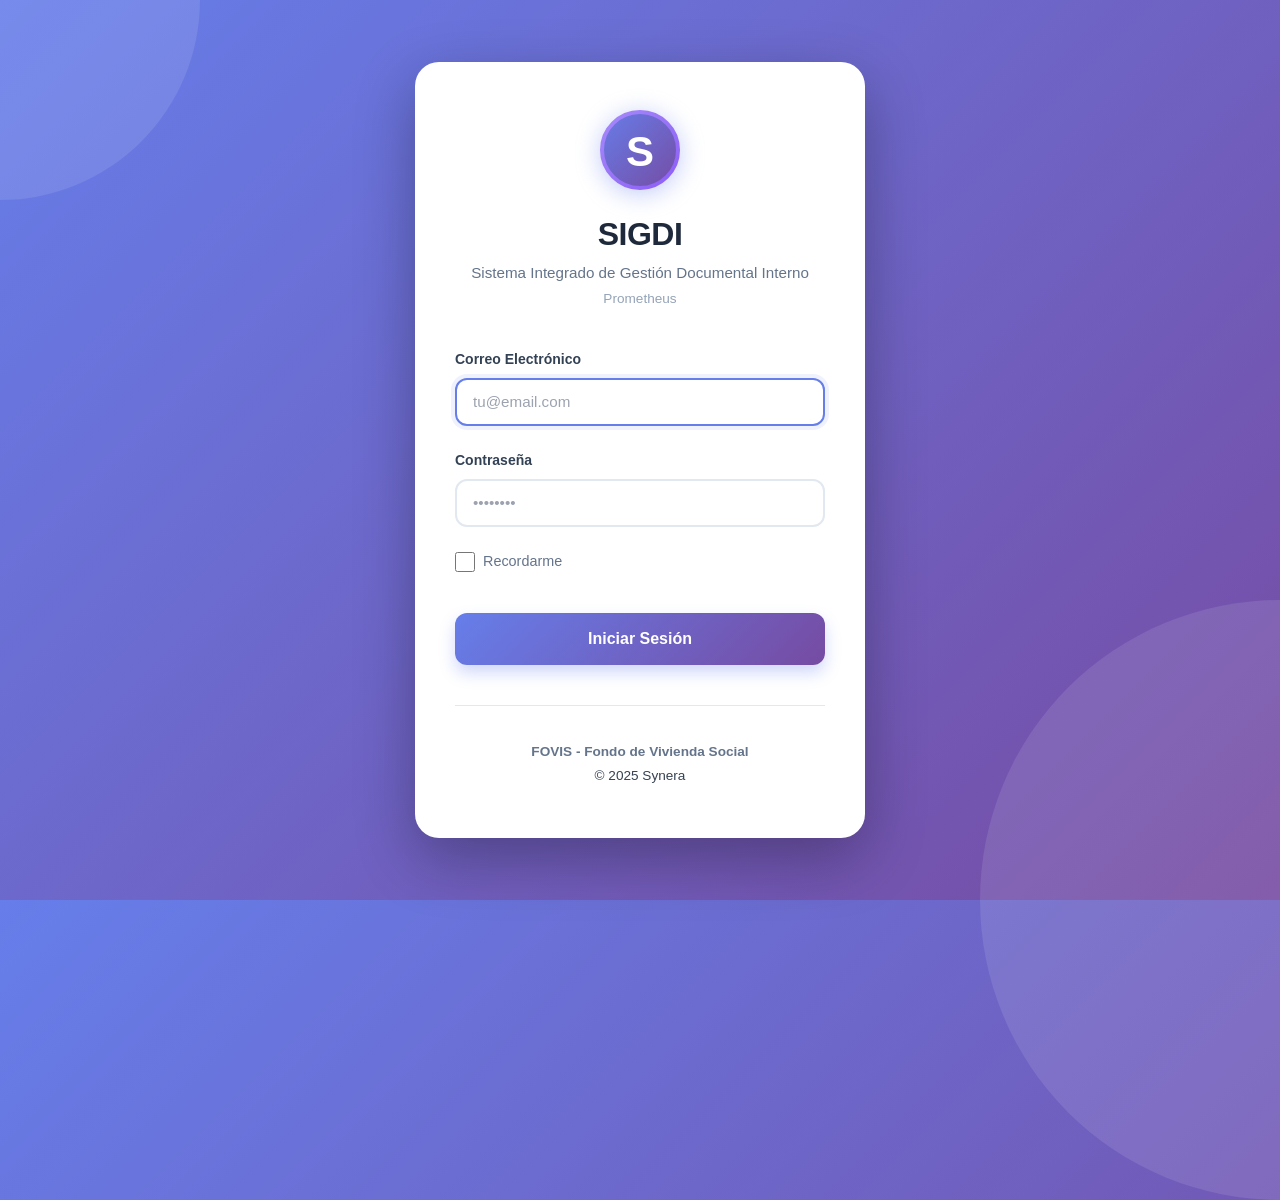
<file: frontend/index.html>
<!DOCTYPE html>
<html lang="es">
<head>
  <meta charset="UTF-8">
  <meta name="viewport" content="width=device-width, initial-scale=1.0">
  <title>SGDI - Sistema de Gestión Documental Institucional</title>
</head>
<body>
  <div id="app" style="min-height: 100vh; display: flex; align-items: center; justify-content: center;">
    <div style="text-align: center;">
      <div style="font-size: 3rem; margin-bottom: 1rem;">📄</div>
      <h1>SGDI</h1>
      <p>Sistema de Gestión Documental Institucional</p>
      <div style="margin-top: 2rem;">
        <div class="spinner" style="display: inline-block; width: 40px; height: 40px; border: 4px solid #f3f3f3; border-top: 4px solid #3498db; border-radius: 50%; animation: spin 1s linear infinite;"></div>
        <p style="margin-top: 1rem; color: #666;">Cargando...</p>
      </div>
    </div>
  </div>

  <style>
    @keyframes spin {
      0% { transform: rotate(0deg); }
      100% { transform: rotate(360deg); }
    }
  </style>

  <script>
    // SOLUCIÓN SIMPLIFICADA: Siempre ir al login
    // El dashboard verificará la autenticación después
    console.log('Redirecting to login page');
    window.location.href = 'login.html';

    /*
    // Código original (comentado por ahora):
    // Verificar si hay un token de acceso válido y no expirado
    function hasValidToken() {
      const token = localStorage.getItem('access_token');
      const expiry = localStorage.getItem('access_expiry_ts');
      const user = localStorage.getItem('current_user');

      if (!token || !expiry || !user) {
        return false;
      }

      // Verificar si no ha expirado (con margen de 60 segundos)
      const now = Date.now();
      const expiryTime = parseInt(expiry);

      return now < (expiryTime - 60000); // 60 segundos de margen
    }

    // Redirigir basado en estado de autenticación
    if (hasValidToken()) {
      console.log('Valid token found, redirecting to dashboard');
      window.location.href = 'dashboard.html';
    } else {
      console.log('No valid token found, redirecting to login');
      // Limpiar cualquier token inválido
      localStorage.removeItem('access_token');
      localStorage.removeItem('refresh_token');
      localStorage.removeItem('access_expiry_ts');
      localStorage.removeItem('current_user');
      window.location.href = 'login.html';
    }
    */
  </script>
</body>
</html>
</file>
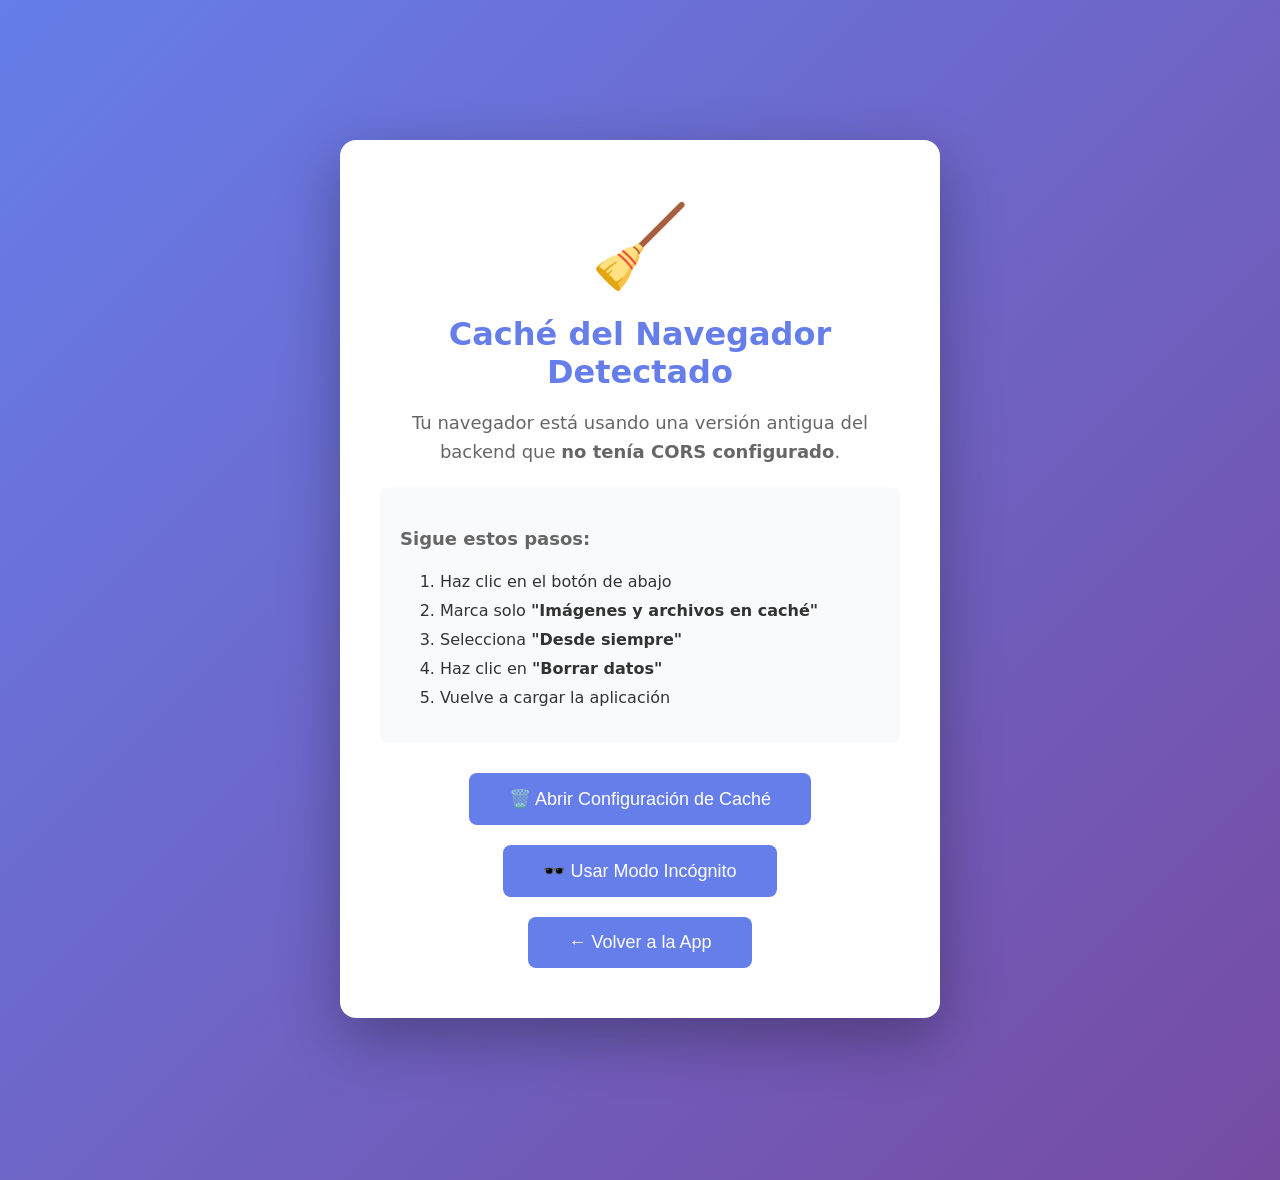
<file: frontend/clear-cache.html>
<!DOCTYPE html>
<html lang="es">
<head>
  <meta charset="UTF-8">
  <meta name="viewport" content="width=device-width, initial-scale=1.0">
  <title>Limpiar Caché - SGDI</title>
  <style>
    body {
      font-family: system-ui, -apple-system, sans-serif;
      max-width: 600px;
      margin: 100px auto;
      padding: 40px;
      text-align: center;
      background: linear-gradient(135deg, #667eea 0%, #764ba2 100%);
      min-height: 100vh;
      color: white;
    }
    .card {
      background: white;
      padding: 40px;
      border-radius: 16px;
      box-shadow: 0 20px 60px rgba(0,0,0,0.3);
      color: #333;
    }
    h1 {
      margin-bottom: 10px;
      color: #667eea;
    }
    p {
      font-size: 18px;
      line-height: 1.6;
      color: #666;
    }
    .big-emoji {
      font-size: 80px;
      margin: 20px 0;
    }
    button {
      background: #667eea;
      color: white;
      border: none;
      padding: 15px 40px;
      font-size: 18px;
      border-radius: 8px;
      cursor: pointer;
      margin: 10px;
      transition: all 0.3s;
    }
    button:hover {
      background: #5568d3;
      transform: translateY(-2px);
      box-shadow: 0 5px 15px rgba(102, 126, 234, 0.4);
    }
    .success {
      color: #059669;
      font-weight: bold;
      margin-top: 20px;
      display: none;
    }
    .steps {
      text-align: left;
      background: #f9fafb;
      padding: 20px;
      border-radius: 8px;
      margin: 20px 0;
    }
    .steps li {
      margin: 10px 0;
      color: #333;
    }
  </style>
</head>
<body>
  <div class="card">
    <div class="big-emoji">🧹</div>
    <h1>Caché del Navegador Detectado</h1>
    <p>Tu navegador está usando una versión antigua del backend que <strong>no tenía CORS configurado</strong>.</p>
    
    <div class="steps">
      <p><strong>Sigue estos pasos:</strong></p>
      <ol>
        <li>Haz clic en el botón de abajo</li>
        <li>Marca solo <strong>"Imágenes y archivos en caché"</strong></li>
        <li>Selecciona <strong>"Desde siempre"</strong></li>
        <li>Haz clic en <strong>"Borrar datos"</strong></li>
        <li>Vuelve a cargar la aplicación</li>
      </ol>
    </div>

    <button onclick="clearCache()">🗑️ Abrir Configuración de Caché</button>
    <button onclick="goIncognito()">🕶️ Usar Modo Incógnito</button>
    <button onclick="goBack()">← Volver a la App</button>

    <div class="success" id="success">
      ✅ ¡Configuración abierta! Limpia el caché y luego haz clic en "Volver a la App"
    </div>
  </div>

  <script>
    function clearCache() {
      // Intentar abrir la configuración según el navegador
      const isChrome = /Chrome/.test(navigator.userAgent) && /Google Inc/.test(navigator.vendor);
      const isFirefox = /Firefox/.test(navigator.userAgent);
      const isEdge = /Edg/.test(navigator.userAgent);

      if (isChrome || isEdge) {
        window.open('chrome://settings/clearBrowserData', '_blank');
        document.getElementById('success').style.display = 'block';
      } else if (isFirefox) {
        window.open('about:preferences#privacy', '_blank');
        document.getElementById('success').style.display = 'block';
      } else {
        alert('Presiona Ctrl+Shift+Delete para abrir la configuración de caché de tu navegador.');
      }
    }

    function goIncognito() {
      alert('Presiona Ctrl+Shift+N (Chrome/Edge) o Ctrl+Shift+P (Firefox) para abrir una ventana incógnita.\n\nLuego ve a: http://localhost:3000');
    }

    function goBack() {
      // Forzar recarga sin caché
      window.location.href = 'http://localhost:3000/#/archivos?nocache=' + Date.now();
    }

    // Auto-check si CORS funciona
    setTimeout(() => {
      fetch('http://localhost:8000/health')
        .then(response => {
          const corsHeader = response.headers.get('access-control-allow-origin');
          if (corsHeader) {
            const msg = document.createElement('div');
            msg.style.cssText = 'background: #d1fae5; padding: 15px; border-radius: 8px; margin-top: 20px; color: #065f46;';
            msg.innerHTML = `<strong>✅ Buenas noticias:</strong> El backend YA está devolviendo CORS correctamente. Solo necesitas limpiar el caché de tu navegador.`;
            document.querySelector('.card').appendChild(msg);
          }
        })
        .catch(err => console.error('CORS check failed:', err));
    }, 1000);
  </script>
</body>
</html>
</file>
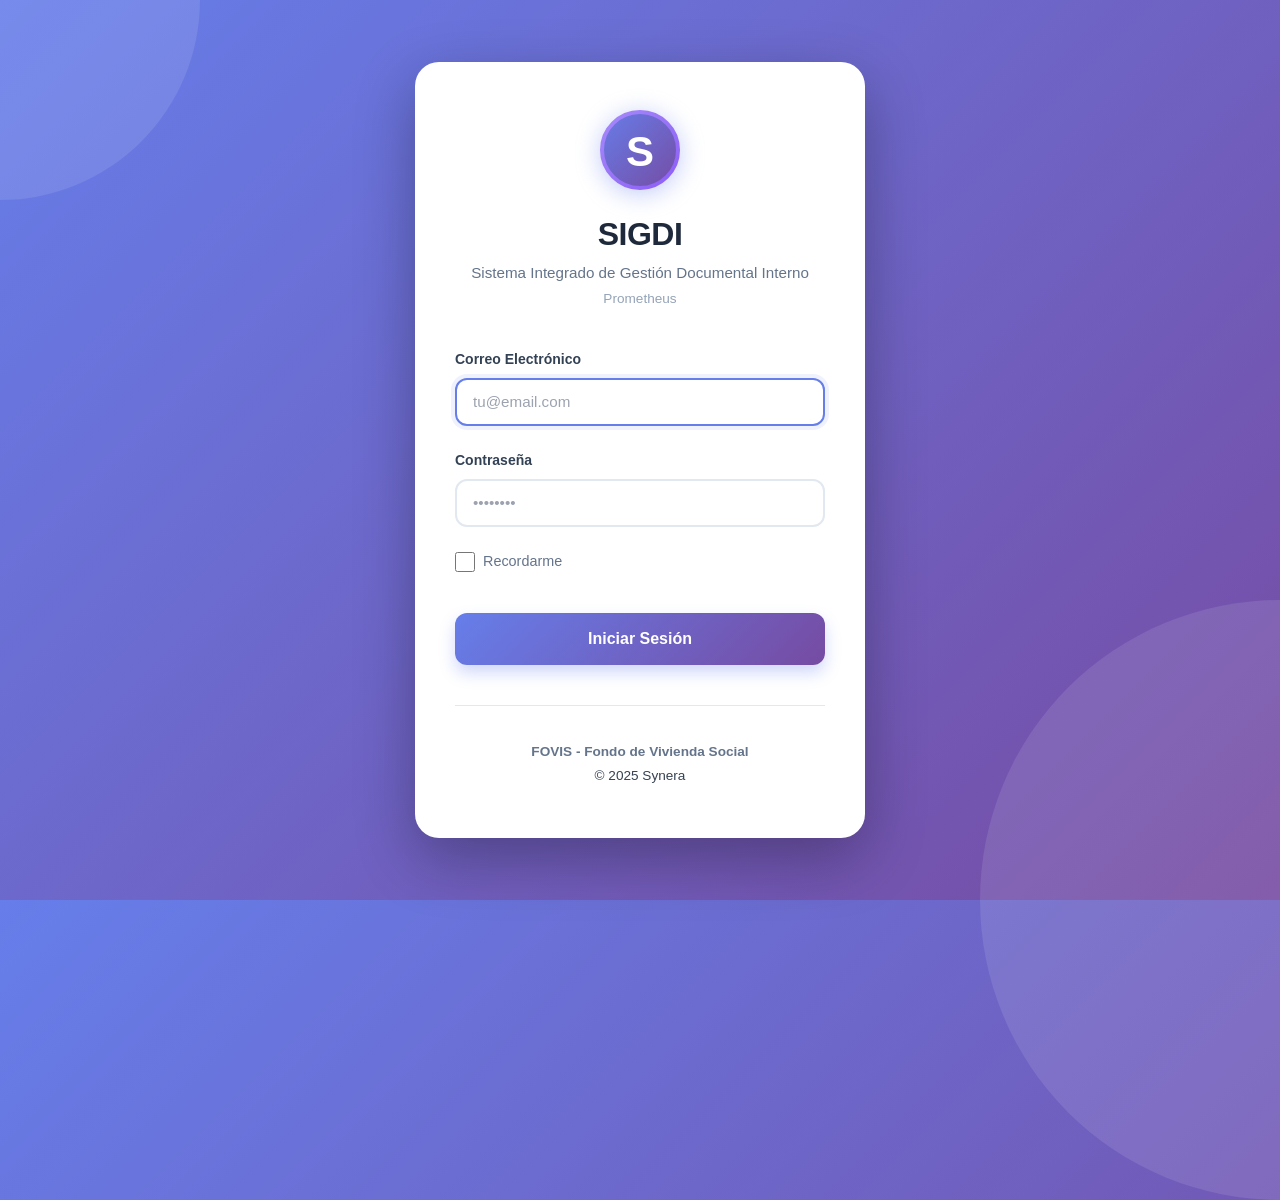
<file: frontend/login.html>
<!DOCTYPE html>
<html lang="es">
<head>
  <meta charset="UTF-8">
  <meta name="viewport" content="width=device-width, initial-scale=1.0">
  <meta name="description" content="SIGDI - Sistema Integrado de Gestión Documental Interno - Prometheus">
  <title>SIGDI - Iniciar Sesión | Prometheus</title>
  
  <!-- CSS -->
  <link rel="stylesheet" href="css/base.css">
  <link rel="stylesheet" href="css/layout.css">
  <link rel="stylesheet" href="css/components.css">
  <link rel="stylesheet" href="css/responsive.css">
  
  <style>
    /* Login Page Styles */
    .login-page {
      min-height: 100vh;
      display: flex;
      align-items: center;
      justify-content: center;
      background: linear-gradient(135deg, #667eea 0%, #764ba2 100%);
      padding: 1rem;
      position: relative;
      overflow: hidden;
    }

    /* Animated background circles */
    .login-page::before,
    .login-page::after {
      content: '';
      position: absolute;
      border-radius: 50%;
      background: rgba(255, 255, 255, 0.1);
      animation: float 20s infinite;
    }

    .login-page::before {
      width: 400px;
      height: 400px;
      top: -200px;
      left: -200px;
    }

    .login-page::after {
      width: 600px;
      height: 600px;
      bottom: -300px;
      right: -300px;
      animation-delay: -10s;
    }

    @keyframes float {
      0%, 100% { transform: translateY(0px) rotate(0deg); }
      50% { transform: translateY(-20px) rotate(10deg); }
    }

    .login-container {
      width: 100%;
      max-width: 450px;
      position: relative;
      z-index: 1;
    }

    .login-card {
      background: white;
      border-radius: 24px;
      box-shadow: 0 20px 60px rgba(0, 0, 0, 0.3);
      padding: 3rem 2.5rem;
      backdrop-filter: blur(10px);
      animation: slideUp 0.5s ease-out;
    }

    @keyframes slideUp {
      from {
        opacity: 0;
        transform: translateY(30px);
      }
      to {
        opacity: 1;
        transform: translateY(0);
      }
    }

    .login-header {
      text-align: center;
      margin-bottom: 2.5rem;
    }

    .login-logo {
      margin: 0 auto 1.5rem;
      width: 80px;
      height: 80px;
      display: flex;
      align-items: center;
      justify-content: center;
    }

    .login-logo svg {
      filter: drop-shadow(0 4px 12px rgba(102, 126, 234, 0.4));
    }

    .login-title {
      font-size: 2rem;
      font-weight: 700;
      color: #1e293b;
      margin: 0 0 0.5rem 0;
      letter-spacing: -0.5px;
    }

    .login-subtitle {
      font-size: 0.95rem;
      color: #64748b;
      margin: 0;
      line-height: 1.5;
    }

    .login-subtitle + .login-subtitle {
      font-size: 0.85rem;
      color: #94a3b8;
      margin-top: 0.25rem;
      font-weight: 500;
    }

    .login-form {
      margin-top: 2rem;
    }

    .login-form .form-group {
      margin-bottom: 1.5rem;
    }

    .login-form .form-label {
      font-weight: 600;
      color: #334155;
      margin-bottom: 0.5rem;
      font-size: 0.875rem;
    }

    .login-form .form-input {
      height: 48px;
      border: 2px solid #e2e8f0;
      border-radius: 12px;
      padding: 0 1rem;
      font-size: 0.95rem;
      transition: all 0.2s ease;
    }

    .login-form .form-input:focus {
      border-color: #667eea;
      box-shadow: 0 0 0 4px rgba(102, 126, 234, 0.1);
    }

    .login-form .btn-primary {
      height: 52px;
      border-radius: 12px;
      font-size: 1rem;
      font-weight: 600;
      background: linear-gradient(135deg, #667eea 0%, #764ba2 100%);
      border: none;
      box-shadow: 0 8px 16px rgba(102, 126, 234, 0.3);
      transition: all 0.3s ease;
      margin-top: 1rem;
    }

    .login-form .btn-primary:hover:not(:disabled) {
      transform: translateY(-2px);
      box-shadow: 0 12px 24px rgba(102, 126, 234, 0.4);
    }

    .login-form .btn-primary:active {
      transform: translateY(0);
    }

    .login-form .checkbox-label {
      color: #64748b;
      font-size: 0.9rem;
    }

    .login-footer {
      margin-top: 2.5rem;
      padding-top: 2rem;
      border-top: 1px solid #e2e8f0;
      text-align: center;
      font-size: 0.85rem;
      color: #94a3b8;
    }

    .login-footer p {
      margin: 0.25rem 0;
    }

    .login-footer p:first-child {
      font-weight: 600;
      color: #64748b;
    }

    /* Alert styling */
    .alert {
      padding: 1rem;
      border-radius: 12px;
      margin-bottom: 1.5rem;
      display: flex;
      align-items: center;
      gap: 0.75rem;
      font-size: 0.9rem;
      animation: shake 0.5s ease;
    }

    @keyframes shake {
      0%, 100% { transform: translateX(0); }
      25% { transform: translateX(-8px); }
      75% { transform: translateX(8px); }
    }

    .alert-error {
      background: #fef2f2;
      border: 1px solid #fecaca;
      color: #991b1b;
    }

    .alert-warning {
      background: #fef3c7;
      border: 1px solid #fde68a;
      color: #92400e;
    }

    /* Responsive */
    @media (max-width: 480px) {
      .login-card {
        padding: 2rem 1.5rem;
        border-radius: 20px;
      }

      .login-title {
        font-size: 1.75rem;
      }

      .login-subtitle {
        font-size: 0.875rem;
      }
    }
  </style>
</head>
<body class="login-page">
  <div class="login-container">
    <div class="login-card">
      <!-- Header -->
      <div class="login-header">
        <div class="login-logo">
          <svg width="80" height="80" viewBox="0 0 80 80" fill="none" xmlns="http://www.w3.org/2000/svg">
            <circle cx="40" cy="40" r="38" fill="url(#gradient)" stroke="url(#gradientBorder)" stroke-width="4"/>
            <text x="40" y="56" text-anchor="middle" fill="white" font-size="42" font-weight="700" font-family="Arial">S</text>
            <defs>
              <linearGradient id="gradient" x1="0" y1="0" x2="80" y2="80" gradientUnits="userSpaceOnUse">
                <stop stop-color="#667eea"/>
                <stop offset="1" stop-color="#764ba2"/>
              </linearGradient>
              <linearGradient id="gradientBorder" x1="0" y1="0" x2="80" y2="80" gradientUnits="userSpaceOnUse">
                <stop stop-color="#a78bfa"/>
                <stop offset="1" stop-color="#8b5cf6"/>
              </linearGradient>
            </defs>
          </svg>
        </div>
        <h1 class="login-title">SIGDI</h1>
        <p class="login-subtitle">Sistema Integrado de Gestión Documental Interno</p>
        <p class="login-subtitle">Prometheus</p>
      </div>

      <!-- Alert -->
      <div id="loginAlert" class="alert alert-error hidden">
        <span id="loginAlertMessage"></span>
      </div>

      <!-- Form -->
      <form id="loginForm" class="login-form">
        <div class="form-group">
          <label for="email" class="form-label">Correo Electrónico</label>
          <input
            type="email"
            id="email"
            name="email"
            class="form-input"
            placeholder="tu@email.com"
            required
            autocomplete="email"
            autofocus
          >
          <div id="emailError" class="form-error hidden"></div>
        </div>

        <div class="form-group">
          <label for="password" class="form-label">Contraseña</label>
          <input
            type="password"
            id="password"
            name="password"
            class="form-input"
            placeholder="••••••••"
            required
            autocomplete="current-password"
          >
          <div id="passwordError" class="form-error hidden"></div>
        </div>

        <div class="form-group">
          <label class="checkbox-label">
            <input type="checkbox" id="rememberMe" name="rememberMe">
            <span>Recordarme</span>
          </label>
        </div>

        <button type="submit" class="btn btn-primary btn-block" id="loginButton">
          <span id="loginButtonText">Iniciar Sesión</span>
          <span id="loginButtonSpinner" class="spinner hidden"></span>
        </button>
      </form>

      <!-- Footer -->
      <div class="login-footer">
        <p>FOVIS - Fondo de Vivienda Social</p>
        <p>&copy; 2025 Synera</p>
      </div>
    </div>
  </div>

  <!-- Scripts -->
  <script type="module">
    import { auth } from './js/auth.js';
    import { validators } from './js/lib/validators.js';
    import { ui } from './js/ui.js';

    // NO verificar autenticación aquí - puede causar loops
    // El login.html SIEMPRE debe mostrar el formulario
    console.log('Login page loaded, ready for user input');

    const loginForm = document.getElementById('loginForm');
    const loginButton = document.getElementById('loginButton');
    const loginButtonText = document.getElementById('loginButtonText');
    const loginButtonSpinner = document.getElementById('loginButtonSpinner');
    const loginAlert = document.getElementById('loginAlert');
    const loginAlertMessage = document.getElementById('loginAlertMessage');
    
    const emailInput = document.getElementById('email');
    const passwordInput = document.getElementById('password');
    const emailError = document.getElementById('emailError');
    const passwordError = document.getElementById('passwordError');

    // Limpiar errores al escribir
    emailInput.addEventListener('input', () => {
      emailError.classList.add('hidden');
      loginAlert.classList.add('hidden');
    });

    passwordInput.addEventListener('input', () => {
      passwordError.classList.add('hidden');
      loginAlert.classList.add('hidden');
    });

    // Manejar submit
    loginForm.addEventListener('submit', async (e) => {
      e.preventDefault();

      // Limpiar errores
      emailError.classList.add('hidden');
      passwordError.classList.add('hidden');
      loginAlert.classList.add('hidden');

      const email = emailInput.value.trim();
      const password = passwordInput.value;

      // Validar
      let hasErrors = false;

      const emailValidation = validators.required(email, 'El email') || validators.email(email);
      if (emailValidation) {
        emailError.textContent = emailValidation;
        emailError.classList.remove('hidden');
        hasErrors = true;
      }

      const passwordValidation = validators.required(password, 'La contraseña');
      if (passwordValidation) {
        passwordError.textContent = passwordValidation;
        passwordError.classList.remove('hidden');
        hasErrors = true;
      }

      if (hasErrors) return;

      // Mostrar loading
      loginButton.disabled = true;
      loginButtonText.textContent = 'Iniciando sesión...';
      loginButtonSpinner.classList.remove('hidden');

      // Verificar bloqueo por intentos fallidos
      const lockoutRemaining = auth.isLockedOut();
      if (lockoutRemaining) {
        loginAlertMessage.textContent = `⏱️ Demasiados intentos fallidos. Intenta de nuevo en ${lockoutRemaining} segundos.`;
        loginAlert.classList.remove('hidden');
        loginButton.disabled = false;
        loginButtonText.textContent = 'Iniciar Sesión';
        loginButtonSpinner.classList.add('hidden');
        return;
      }

      try {
        // Intentar login
        await auth.login(email, password);

        // Limpiar contraseña de memoria (seguridad)
        passwordInput.value = '';

        // Éxito
        ui.showToast('¡Bienvenido a SIGDI!', 'success');

        // Redirigir a dashboard (página completa)
        setTimeout(() => {
          window.location.href = 'dashboard.html';
        }, 500);

      } catch (error) {
        // Limpiar contraseña en error (seguridad)
        passwordInput.value = '';

        // Error
        let errorMessage = 'Error al iniciar sesión. Verifica tus credenciales.';
        
        if (error.isLockout) {
          errorMessage = error.message;
          loginAlert.className = 'alert alert-warning';
        } else if (error.status === 401) {
          errorMessage = error.message || 'Email o contraseña incorrectos';
          loginAlert.className = 'alert alert-error';
        } else if (error.status === 403) {
          errorMessage = 'Tu cuenta está desactivada. Contacta al administrador.';
          loginAlert.className = 'alert alert-error';
        } else if (error.status === 429) {
          errorMessage = error.message || 'Demasiadas peticiones. Intenta más tarde.';
          loginAlert.className = 'alert alert-warning';
        } else if (error.message) {
          errorMessage = error.message;
          loginAlert.className = 'alert alert-error';
        }

        loginAlertMessage.textContent = errorMessage;
        loginAlert.classList.remove('hidden');

        // Restaurar botón
        loginButton.disabled = false;
        loginButtonText.textContent = 'Iniciar Sesión';
        loginButtonSpinner.classList.add('hidden');
      }
    });

    // NO HACER VERIFICACIÓN AUTOMÁTICA
    // El login.html SIEMPRE debe mostrar el formulario
    // Solo redirigir después de un login exitoso
    console.log('Login page loaded, form ready for user input');
  </script>
</body>
</html>
</file>
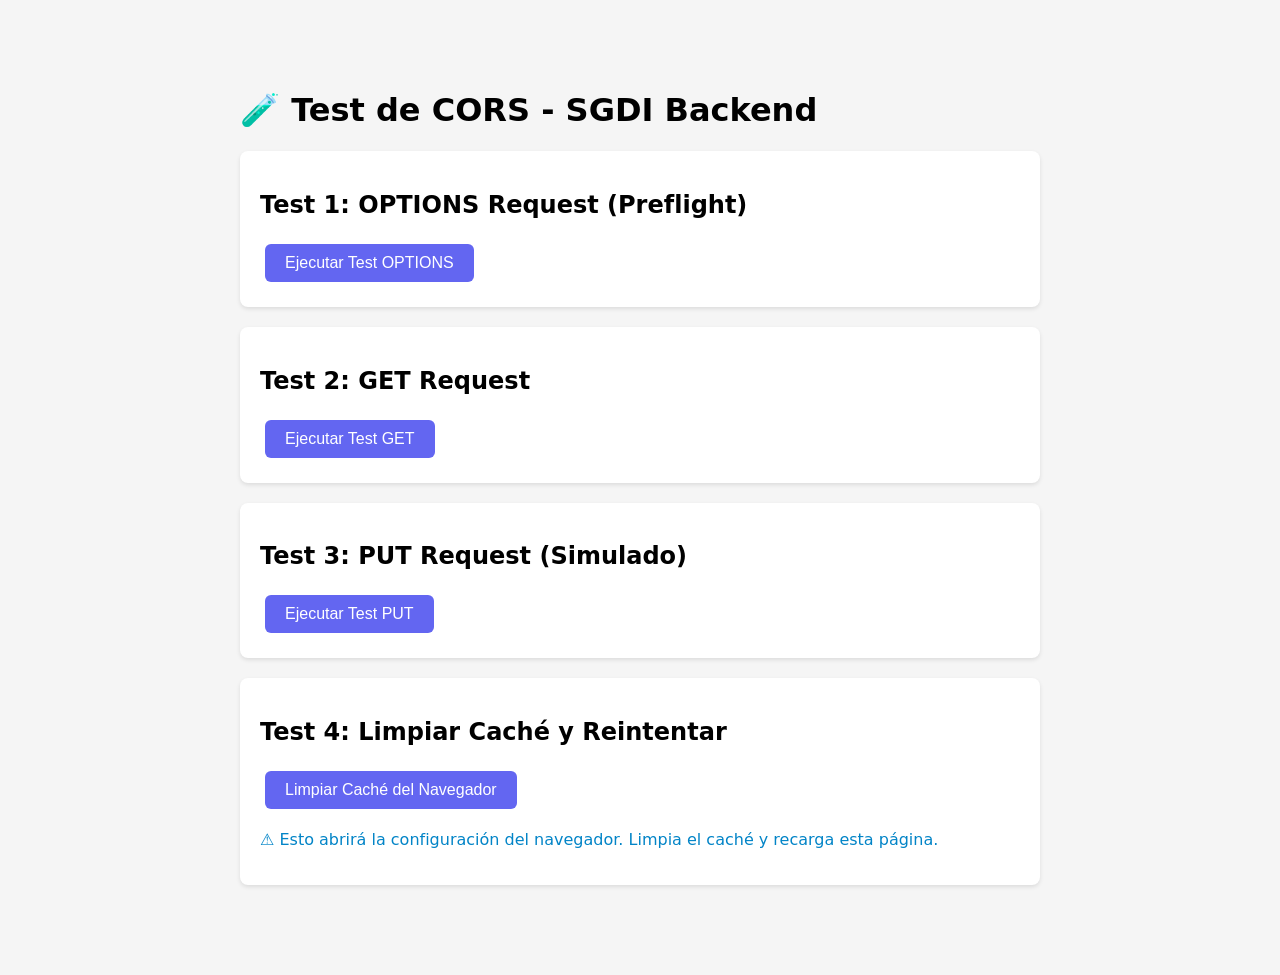
<file: frontend/test-cors.html>
<!DOCTYPE html>
<html lang="es">
<head>
  <meta charset="UTF-8">
  <meta name="viewport" content="width=device-width, initial-scale=1.0">
  <title>Test CORS - SGDI</title>
  <style>
    body {
      font-family: system-ui, -apple-system, sans-serif;
      max-width: 800px;
      margin: 50px auto;
      padding: 20px;
      background: #f5f5f5;
    }
    .test-box {
      background: white;
      padding: 20px;
      border-radius: 8px;
      margin: 20px 0;
      box-shadow: 0 2px 4px rgba(0,0,0,0.1);
    }
    .success { color: #059669; }
    .error { color: #dc2626; }
    .info { color: #0284c7; }
    button {
      background: #6366f1;
      color: white;
      padding: 10px 20px;
      border: none;
      border-radius: 6px;
      cursor: pointer;
      font-size: 16px;
      margin: 5px;
    }
    button:hover { background: #4f46e5; }
    pre {
      background: #1e293b;
      color: #e2e8f0;
      padding: 15px;
      border-radius: 6px;
      overflow-x: auto;
    }
  </style>
</head>
<body>
  <h1>🧪 Test de CORS - SGDI Backend</h1>
  
  <div class="test-box">
    <h2>Test 1: OPTIONS Request (Preflight)</h2>
    <button onclick="testOptions()">Ejecutar Test OPTIONS</button>
    <div id="result-options"></div>
  </div>

  <div class="test-box">
    <h2>Test 2: GET Request</h2>
    <button onclick="testGet()">Ejecutar Test GET</button>
    <div id="result-get"></div>
  </div>

  <div class="test-box">
    <h2>Test 3: PUT Request (Simulado)</h2>
    <button onclick="testPut()">Ejecutar Test PUT</button>
    <div id="result-put"></div>
  </div>

  <div class="test-box">
    <h2>Test 4: Limpiar Caché y Reintentar</h2>
    <button onclick="clearAndRetry()">Limpiar Caché del Navegador</button>
    <p class="info">⚠️ Esto abrirá la configuración del navegador. Limpia el caché y recarga esta página.</p>
  </div>

  <script>
    const API_URL = 'http://localhost:8000';
    
    async function testOptions() {
      const resultDiv = document.getElementById('result-options');
      resultDiv.innerHTML = '<p class="info">⏳ Ejecutando...</p>';
      
      try {
        const response = await fetch(`${API_URL}/files/test-id`, {
          method: 'OPTIONS',
          headers: {
            'Origin': 'http://localhost:3000',
            'Access-Control-Request-Method': 'PUT',
            'Access-Control-Request-Headers': 'authorization'
          }
        });
        
        const headers = {};
        response.headers.forEach((value, key) => {
          if (key.includes('access-control')) {
            headers[key] = value;
          }
        });
        
        resultDiv.innerHTML = `
          <p class="success">✅ OPTIONS exitoso - Status: ${response.status}</p>
          <pre>${JSON.stringify(headers, null, 2)}</pre>
        `;
      } catch (error) {
        resultDiv.innerHTML = `
          <p class="error">❌ Error: ${error.message}</p>
          <p>El navegador bloqueó la petición. <strong>Limpia el caché!</strong></p>
        `;
      }
    }
    
    async function testGet() {
      const resultDiv = document.getElementById('result-get');
      resultDiv.innerHTML = '<p class="info">⏳ Ejecutando...</p>';
      
      try {
        const response = await fetch(`${API_URL}/health`);
        const data = await response.json();
        
        const corsHeader = response.headers.get('access-control-allow-origin');
        
        resultDiv.innerHTML = `
          <p class="success">✅ GET exitoso - Status: ${response.status}</p>
          <p><strong>CORS Header:</strong> ${corsHeader || 'NO PRESENTE ❌'}</p>
          <pre>${JSON.stringify(data, null, 2)}</pre>
        `;
      } catch (error) {
        resultDiv.innerHTML = `
          <p class="error">❌ Error: ${error.message}</p>
        `;
      }
    }
    
    async function testPut() {
      const resultDiv = document.getElementById('result-put');
      resultDiv.innerHTML = '<p class="info">⏳ Ejecutando...</p>';
      
      const formData = new FormData();
      formData.append('file', new Blob(['test'], { type: 'text/plain' }), 'test.txt');
      
      try {
        const response = await fetch(`${API_URL}/files/test-fake-id-12345`, {
          method: 'PUT',
          headers: {
            'Authorization': 'Bearer fake-token-for-testing'
          },
          body: formData
        });
        
        const corsHeader = response.headers.get('access-control-allow-origin');
        const text = await response.text();
        
        resultDiv.innerHTML = `
          <p class="${response.ok ? 'success' : 'info'}">
            ${response.ok ? '✅' : 'ℹ️'} PUT ejecutado - Status: ${response.status}
          </p>
          <p><strong>CORS Header:</strong> ${corsHeader || 'NO PRESENTE ❌'}</p>
          <p class="info">Nota: Es normal que devuelva 401/403/404 (archivo no existe). Lo importante es que NO sea error de CORS.</p>
          <pre>${text}</pre>
        `;
      } catch (error) {
        resultDiv.innerHTML = `
          <p class="error">❌ Error de CORS: ${error.message}</p>
          <p class="error"><strong>🔴 EL NAVEGADOR ESTÁ BLOQUEANDO POR CACHÉ!</strong></p>
          <p>Solución:</p>
          <ol>
            <li>Presiona Ctrl+Shift+R para hard refresh</li>
            <li>O usa el botón de abajo para limpiar caché</li>
            <li>O abre en ventana incógnita (Ctrl+Shift+N)</li>
          </ol>
        `;
      }
    }
    
    function clearAndRetry() {
      // Intentar abrir la configuración del navegador
      if (window.chrome) {
        window.open('chrome://settings/clearBrowserData', '_blank');
      } else if (window.navigator.userAgent.includes('Firefox')) {
        window.open('about:preferences#privacy', '_blank');
      } else {
        alert('Presiona Ctrl+Shift+Delete para abrir la configuración de limpieza de caché de tu navegador.');
      }
    }
    
    // Auto-ejecutar tests al cargar
    window.addEventListener('load', () => {
      console.log('🧪 Página de test CORS cargada');
      console.log('Haz clic en los botones para ejecutar tests individuales');
    });
  </script>
</body>
</html>
</file>
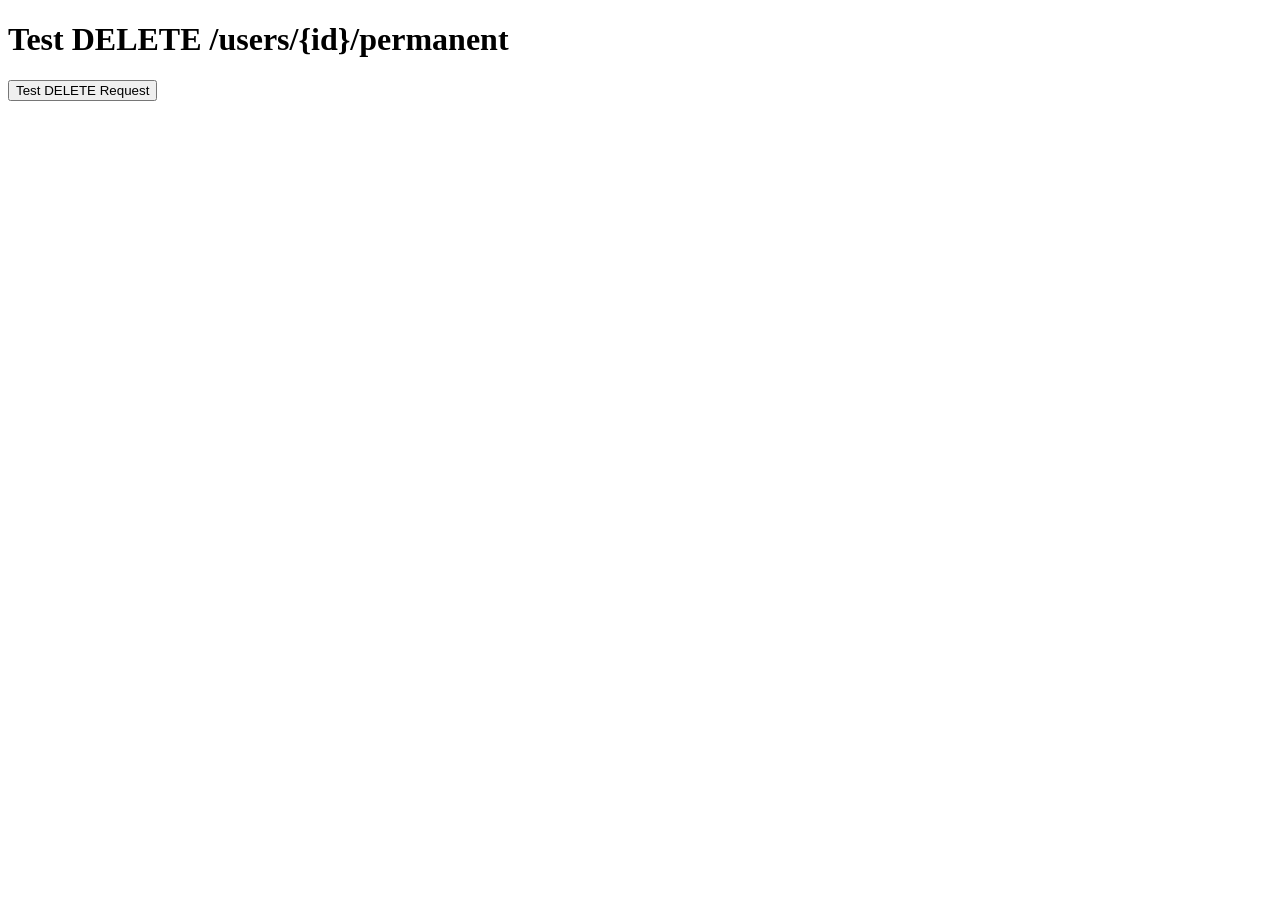
<file: frontend/test-delete.html>
<!DOCTYPE html>
<html lang="es">
<head>
    <meta charset="UTF-8">
    <meta name="viewport" content="width=device-width, initial-scale=1.0">
    <title>Test DELETE Permanent</title>
</head>
<body>
    <h1>Test DELETE /users/{id}/permanent</h1>
    <button id="testBtn">Test DELETE Request</button>
    <pre id="result"></pre>

    <script>
        const resultEl = document.getElementById('result');
        const testBtn = document.getElementById('testBtn');

        testBtn.addEventListener('click', async () => {
            resultEl.textContent = 'Testing...\n\n';
            
            const token = localStorage.getItem('token');
            if (!token) {
                resultEl.textContent = 'ERROR: No token found. Please login first.';
                return;
            }

            const userId = 'e328705a-daa5-4bc6-b3f8-f2a602c83d94';
            const url = `http://localhost:8000/users/${userId}/permanent`;

            try {
                // Test 1: OPTIONS (preflight)
                resultEl.textContent += '1. Testing OPTIONS (preflight)...\n';
                const optionsResponse = await fetch(url, {
                    method: 'OPTIONS',
                    headers: {
                        'Origin': 'http://localhost:3000',
                        'Access-Control-Request-Method': 'DELETE',
                        'Access-Control-Request-Headers': 'authorization'
                    }
                });
                resultEl.textContent += `   Status: ${optionsResponse.status}\n`;
                resultEl.textContent += `   Headers:\n`;
                for (const [key, value] of optionsResponse.headers.entries()) {
                    if (key.startsWith('access-control')) {
                        resultEl.textContent += `     ${key}: ${value}\n`;
                    }
                }
                resultEl.textContent += '\n';

                // Test 2: DELETE
                resultEl.textContent += '2. Testing DELETE...\n';
                const deleteResponse = await fetch(url, {
                    method: 'DELETE',
                    headers: {
                        'Authorization': `Bearer ${token}`,
                        'Content-Type': 'application/json'
                    }
                });
                resultEl.textContent += `   Status: ${deleteResponse.status}\n`;
                const data = await deleteResponse.json();
                resultEl.textContent += `   Response: ${JSON.stringify(data, null, 2)}\n`;

            } catch (error) {
                resultEl.textContent += `\nERROR: ${error.message}\n`;
                resultEl.textContent += `Stack: ${error.stack}\n`;
            }
        });
    </script>
</body>
</html>
</file>
<file: frontend/css/base.css>
/* =========================================
   SGDI - Base Styles
   Reset, variables CSS, tipografía
   ========================================= */

/* CSS Variables */
:root {
  /* Colores primarios - Purple/Blue gradient theme */
  --color-primary-50: #f5f3ff;
  --color-primary-100: #ede9fe;
  --color-primary-200: #ddd6fe;
  --color-primary-300: #c4b5fd;
  --color-primary-400: #a78bfa;
  --color-primary-500: #8b5cf6;
  --color-primary-600: #7c3aed;
  --color-primary-700: #6d28d9;
  --color-primary-800: #5b21b6;
  --color-primary-900: #4c1d95;
  
  /* Colores secundarios - Blue */
  --color-secondary-50: #eff6ff;
  --color-secondary-100: #dbeafe;
  --color-secondary-200: #bfdbfe;
  --color-secondary-300: #93c5fd;
  --color-secondary-400: #60a5fa;
  --color-secondary-500: #3b82f6;
  --color-secondary-600: #2563eb;
  --color-secondary-700: #1d4ed8;
  --color-secondary-800: #1e40af;
  --color-secondary-900: #1e3a8a;
  
  /* Gradientes */
  --gradient-primary: linear-gradient(135deg, #667eea 0%, #764ba2 100%);
  --gradient-secondary: linear-gradient(135deg, #f093fb 0%, #f5576c 100%);
  --gradient-success: linear-gradient(135deg, #4facfe 0%, #00f2fe 100%);
  --gradient-dark: linear-gradient(135deg, #667eea 0%, #764ba2 100%);

  /* Grises */
  --color-gray-50: #f9fafb;
  --color-gray-100: #f3f4f6;
  --color-gray-200: #e5e7eb;
  --color-gray-300: #d1d5db;
  --color-gray-400: #9ca3af;
  --color-gray-500: #6b7280;
  --color-gray-600: #4b5563;
  --color-gray-700: #374151;
  --color-gray-800: #1f2937;
  --color-gray-900: #111827;

  /* Estados */
  --color-success: #10b981;
  --color-success-light: #d1fae5;
  --color-warning: #f59e0b;
  --color-warning-light: #fef3c7;
  --color-error: #ef4444;
  --color-error-light: #fee2e2;
  --color-info: #3b82f6;
  --color-info-light: #dbeafe;

  /* Tipografía */
  --font-family: -apple-system, BlinkMacSystemFont, 'Segoe UI', Roboto, 'Helvetica Neue', Arial, sans-serif;
  --font-mono: 'SF Mono', Monaco, 'Cascadia Code', 'Roboto Mono', Consolas, monospace;

  /* Tamaños de fuente */
  --font-xs: 0.75rem;     /* 12px */
  --font-sm: 0.875rem;    /* 14px */
  --font-base: 1rem;      /* 16px */
  --font-lg: 1.125rem;    /* 18px */
  --font-xl: 1.25rem;     /* 20px */
  --font-2xl: 1.5rem;     /* 24px */
  --font-3xl: 1.875rem;   /* 30px */
  --font-4xl: 2.25rem;    /* 36px */

  /* Espaciado */
  --space-1: 0.25rem;     /* 4px */
  --space-2: 0.5rem;      /* 8px */
  --space-3: 0.75rem;     /* 12px */
  --space-4: 1rem;        /* 16px */
  --space-5: 1.25rem;     /* 20px */
  --space-6: 1.5rem;      /* 24px */
  --space-8: 2rem;        /* 32px */
  --space-10: 2.5rem;     /* 40px */
  --space-12: 3rem;       /* 48px */
  --space-16: 4rem;       /* 64px */

  /* Bordes */
  --radius-sm: 0.25rem;   /* 4px */
  --radius-md: 0.375rem;  /* 6px */
  --radius-lg: 0.5rem;    /* 8px */
  --radius-xl: 0.75rem;   /* 12px */
  --radius-2xl: 1rem;     /* 16px */
  --radius-full: 9999px;

  /* Sombras */
  --shadow-sm: 0 1px 2px 0 rgba(0, 0, 0, 0.05);
  --shadow-md: 0 4px 6px -1px rgba(0, 0, 0, 0.1), 0 2px 4px -1px rgba(0, 0, 0, 0.06);
  --shadow-lg: 0 10px 15px -3px rgba(0, 0, 0, 0.1), 0 4px 6px -2px rgba(0, 0, 0, 0.05);
  --shadow-xl: 0 20px 25px -5px rgba(0, 0, 0, 0.1), 0 10px 10px -5px rgba(0, 0, 0, 0.04);
  --shadow-2xl: 0 25px 50px -12px rgba(0, 0, 0, 0.25);

  /* Transiciones */
  --transition-fast: 150ms cubic-bezier(0.4, 0, 0.2, 1);
  --transition-base: 200ms cubic-bezier(0.4, 0, 0.2, 1);
  --transition-slow: 300ms cubic-bezier(0.4, 0, 0.2, 1);

  /* Z-index */
  --z-dropdown: 1000;
  --z-sticky: 1020;
  --z-fixed: 1030;
  --z-modal-backdrop: 1040;
  --z-modal: 1050;
  --z-tooltip: 1070;

  /* Layout */
  --sidebar-width: 16rem;
  --navbar-height: 4rem;
}

/* Reset */
*, *::before, *::after {
  box-sizing: border-box;
  margin: 0;
  padding: 0;
}

html {
  font-size: 16px;
  -webkit-font-smoothing: antialiased;
  -moz-osx-font-smoothing: grayscale;
}

body {
  font-family: var(--font-family);
  font-size: var(--font-base);
  line-height: 1.5;
  color: var(--color-gray-900);
  background: linear-gradient(135deg, #f5f7fa 0%, #c3cfe2 100%);
  min-height: 100vh;
}

/* Tipografía */
h1, h2, h3, h4, h5, h6 {
  font-weight: 600;
  line-height: 1.25;
  color: var(--color-gray-900);
}

h1 { font-size: var(--font-3xl); margin-bottom: var(--space-6); }
h2 { font-size: var(--font-2xl); margin-bottom: var(--space-5); }
h3 { font-size: var(--font-xl); margin-bottom: var(--space-4); }
h4 { font-size: var(--font-lg); margin-bottom: var(--space-3); }
h5 { font-size: var(--font-base); margin-bottom: var(--space-3); }
h6 { font-size: var(--font-sm); margin-bottom: var(--space-2); }

p {
  margin-bottom: var(--space-4);
  color: var(--color-gray-700);
}

a {
  color: var(--color-primary-600);
  text-decoration: none;
  transition: color var(--transition-fast);
}

a:hover {
  color: var(--color-primary-700);
}

/* Utilidades de texto */
.text-muted {
  color: var(--color-gray-500);
}

.text-sm {
  font-size: var(--font-sm);
}

.text-lg {
  font-size: var(--font-lg);
}

.font-semibold {
  font-weight: 600;
}

.font-bold {
  font-weight: 700;
}

/* Utilidades de visibilidad */
.hidden {
  display: none !important;
}

.invisible {
  visibility: hidden;
}

/* Container */
.container {
  width: 100%;
  max-width: 1280px;
  margin: 0 auto;
  padding: 0 var(--space-6);
}
</file>
<file: frontend/css/layout.css>
/* =========================================
   SGDI - Layout Styles
   Grid, sidebar, navbar, estructura principal
   ========================================= */

/* ==================
   APP LAYOUT
   ================== */

.app-container {
  display: flex;
  min-height: 100vh;
  background-color: var(--color-gray-50);
}

/* ==================
   SIDEBAR
   ================== */

.sidebar {
  position: fixed;
  top: 0;
  left: 0;
  bottom: 0;
  width: 280px;
  background: rgba(255, 255, 255, 0.95);
  backdrop-filter: blur(20px);
  -webkit-backdrop-filter: blur(20px);
  border-right: 1px solid rgba(255, 255, 255, 0.18);
  box-shadow: 4px 0 24px rgba(0, 0, 0, 0.08);
  display: flex;
  flex-direction: column;
  z-index: 1000;
  transition: all 0.3s cubic-bezier(0.4, 0, 0.2, 1);
}

.sidebar-header {
  padding: var(--space-6) var(--space-4);
  border-bottom: 1px solid var(--color-gray-200);
  display: flex;
  align-items: center;
  gap: var(--space-3);
}

.sidebar-logo {
  width: 40px;
  height: 40px;
  flex-shrink: 0;
}

.sidebar-title {
  font-size: var(--text-lg);
  font-weight: 700;
  color: var(--color-primary-600);
  margin: 0;
}

.sidebar-subtitle {
  font-size: var(--text-xs);
  color: var(--color-gray-600);
  margin: 0;
}

.sidebar-nav {
  flex: 1;
  padding: var(--space-4) 0;
  overflow-y: auto;
}

.sidebar-link {
  display: flex;
  align-items: center;
  gap: var(--space-3);
  padding: 0.875rem var(--space-4);
  margin: 0.25rem var(--space-3);
  color: var(--color-gray-700);
  text-decoration: none;
  font-size: 0.9375rem;
  font-weight: 500;
  transition: all 0.2s cubic-bezier(0.4, 0, 0.2, 1);
  position: relative;
  border-radius: 12px;
}

.sidebar-link svg {
  flex-shrink: 0;
  width: 22px;
  height: 22px;
  transition: transform 0.2s ease;
}

.sidebar-link:hover:not(.disabled) {
  background: linear-gradient(135deg, rgba(102, 126, 234, 0.1) 0%, rgba(118, 75, 162, 0.1) 100%);
  color: var(--color-primary-700);
  transform: translateX(4px);
}

.sidebar-link:hover:not(.disabled) svg {
  transform: scale(1.1);
}

.sidebar-link.active {
  background: var(--gradient-primary);
  color: white;
  box-shadow: 0 4px 12px rgba(102, 126, 234, 0.4);
  font-weight: 600;
}

.sidebar-link.active svg {
  filter: drop-shadow(0 2px 4px rgba(0, 0, 0, 0.1));
}

.sidebar-link.disabled {
  opacity: 0.5;
  cursor: not-allowed;
  position: relative;
}

.sidebar-link.disabled:hover {
  background-color: var(--color-gray-50);
}

.sidebar-link .lock-icon {
  margin-left: auto;
  font-size: var(--text-xs);
}

.sidebar-footer {
  padding: var(--space-4);
  border-top: 1px solid var(--color-gray-200);
  font-size: var(--text-xs);
  color: var(--color-gray-500);
  text-align: center;
}

/* Overlay para móvil */
.sidebar-overlay {
  display: none;
  position: fixed;
  top: 0;
  left: 0;
  right: 0;
  bottom: 0;
  background: rgba(0, 0, 0, 0.5);
  z-index: 999;
}

/* ==================
   MAIN CONTENT
   ================== */

.main-container {
  flex: 1;
  margin-left: 280px;
  display: flex;
  flex-direction: column;
  min-height: 100vh;
  transition: all 0.3s cubic-bezier(0.4, 0, 0.2, 1);
}

/* ==================
   NAVBAR
   ================== */

.navbar {
  position: sticky;
  top: 0;
  z-index: 100;
  background: rgba(255, 255, 255, 0.95);
  backdrop-filter: blur(20px);
  -webkit-backdrop-filter: blur(20px);
  border-bottom: 1px solid rgba(255, 255, 255, 0.18);
  box-shadow: 0 4px 24px rgba(0, 0, 0, 0.06);
  padding: 1rem var(--space-6);
  display: flex;
  align-items: center;
  justify-content: space-between;
  gap: var(--space-4);
}

.navbar-left {
  display: flex;
  align-items: center;
  gap: var(--space-4);
}

.navbar-menu-toggle {
  display: none;
  background: none;
  border: none;
  cursor: pointer;
  padding: var(--space-2);
  color: var(--color-gray-700);
}

.navbar-menu-toggle svg {
  width: 24px;
  height: 24px;
}

.navbar-title {
  font-size: var(--text-lg);
  font-weight: 600;
  color: var(--color-gray-900);
  margin: 0;
}

.navbar-right {
  display: flex;
  align-items: center;
  gap: var(--space-4);
}

.navbar-user {
  display: flex;
  align-items: center;
  gap: var(--space-3);
  cursor: pointer;
  padding: var(--space-2) var(--space-3);
  border-radius: var(--radius-md);
  transition: background-color var(--transition-fast);
  position: relative;
}

.navbar-user:hover {
  background-color: var(--color-gray-50);
}

.navbar-user-avatar {
  width: 36px;
  height: 36px;
  border-radius: var(--radius-full);
  background: var(--color-primary-500);
  color: white;
  display: flex;
  align-items: center;
  justify-content: center;
  font-weight: 600;
  font-size: var(--text-sm);
}

.navbar-user-info {
  display: flex;
  flex-direction: column;
  align-items: flex-start;
}

.navbar-user-name {
  font-size: var(--text-sm);
  font-weight: 600;
  color: var(--color-gray-900);
}

.navbar-user-role {
  font-size: var(--text-xs);
  color: var(--color-gray-600);
}

.navbar-user-dropdown {
  position: absolute;
  top: 100%;
  right: 0;
  margin-top: var(--space-2);
  background: white;
  border: 1px solid var(--color-gray-200);
  border-radius: var(--radius-md);
  box-shadow: var(--shadow-lg);
  min-width: 200px;
  z-index: 1000;
}

.navbar-user-dropdown.hidden {
  display: none;
}

.navbar-user-dropdown a,
.navbar-user-dropdown button {
  display: block;
  width: 100%;
  padding: var(--space-3) var(--space-4);
  text-align: left;
  color: var(--color-gray-700);
  text-decoration: none;
  font-size: var(--text-sm);
  border: none;
  background: none;
  cursor: pointer;
  transition: background-color var(--transition-fast);
}

.navbar-user-dropdown a:hover,
.navbar-user-dropdown button:hover {
  background-color: var(--color-gray-50);
}

.navbar-user-dropdown hr {
  margin: var(--space-2) 0;
  border: none;
  border-top: 1px solid var(--color-gray-200);
}

/* ==================
   PAGE CONTENT
   ================== */

.page-content {
  flex: 1;
  padding: var(--space-6);
}

.page-container {
  max-width: 1200px;
  margin: 0 auto;
  width: 100%;
}

.page-header {
  margin-bottom: var(--space-6);
  display: flex;
  align-items: center;
  justify-content: space-between;
  flex-wrap: wrap;
  gap: var(--space-4);
}

.page-title {
  font-size: var(--text-2xl);
  font-weight: 700;
  color: var(--color-gray-900);
  margin: 0;
}

.page-subtitle {
  font-size: var(--text-sm);
  color: var(--color-gray-600);
  margin: var(--space-2) 0 0 0;
}

/* ==================
   GRIDS
   ================== */

.stats-grid {
  display: grid;
  grid-template-columns: repeat(auto-fit, minmax(280px, 1fr));
  gap: var(--space-4);
  margin-bottom: var(--space-6);
}

.content-grid {
  display: grid;
  grid-template-columns: repeat(12, 1fr);
  gap: var(--space-6);
}

.col-span-12 { grid-column: span 12; }
.col-span-8 { grid-column: span 8; }
.col-span-6 { grid-column: span 6; }
.col-span-4 { grid-column: span 4; }
.col-span-3 { grid-column: span 3; }

/* ==================
   STAT CARD
   ================== */

.stat-card {
  background: white;
  border-radius: var(--radius-lg);
  padding: var(--space-5);
  border-left: 4px solid var(--color-primary-500);
  box-shadow: var(--shadow-sm);
  transition: box-shadow var(--transition-fast);
}

.stat-card:hover {
  box-shadow: var(--shadow-md);
}

.stat-card-header {
  display: flex;
  align-items: flex-start;
  gap: var(--space-4);
}

.stat-card-icon {
  font-size: 2rem;
}

.stat-card-label {
  font-size: var(--text-sm);
  color: var(--color-gray-600);
  margin-bottom: var(--space-1);
}

.stat-card-value {
  font-size: var(--text-2xl);
  font-weight: 700;
  color: var(--color-gray-900);
  margin-bottom: var(--space-1);
}

.stat-card-subtitle {
  font-size: var(--text-xs);
  color: var(--color-gray-500);
}

/* ==================
   BREADCRUMBS
   ================== */

.breadcrumbs {
  display: flex;
  align-items: center;
  gap: var(--space-2);
  margin-bottom: var(--space-4);
  font-size: var(--text-sm);
  color: var(--color-gray-600);
}

.breadcrumb-item {
  display: flex;
  align-items: center;
  gap: var(--space-2);
}

.breadcrumb-item a {
  color: var(--color-primary-600);
  text-decoration: none;
}

.breadcrumb-item a:hover {
  text-decoration: underline;
}

.breadcrumb-separator {
  color: var(--color-gray-400);
}

/* ==================
   EMPTY STATE
   ================== */

.empty-state {
  text-align: center;
  padding: var(--space-12) var(--space-6);
}

.empty-state-icon {
  font-size: 4rem;
  margin-bottom: var(--space-4);
  opacity: 0.3;
}

.empty-state-title {
  font-size: var(--text-xl);
  font-weight: 600;
  color: var(--color-gray-900);
  margin-bottom: var(--space-2);
}

.empty-state-description {
  font-size: var(--text-sm);
  color: var(--color-gray-600);
  margin-bottom: var(--space-6);
}

/* ==================
   LOADING STATE
   ================== */

.loading-state {
  display: flex;
  flex-direction: column;
  align-items: center;
  justify-content: center;
  padding: var(--space-12) var(--space-6);
}

.spinner {
  width: 40px;
  height: 40px;
  border: 4px solid var(--color-gray-200);
  border-top-color: var(--color-primary-600);
  border-radius: var(--radius-full);
  animation: spin 0.8s linear infinite;
}

@keyframes spin {
  to { transform: rotate(360deg); }
}

/* ==================
   UTILITIES
   ================== */

.flex {
  display: flex;
}

.flex-col {
  flex-direction: column;
}

.items-center {
  align-items: center;
}

.justify-between {
  justify-content: space-between;
}

.gap-2 { gap: var(--space-2); }
.gap-3 { gap: var(--space-3); }
.gap-4 { gap: var(--space-4); }

.hidden {
  display: none !important;
}

.text-muted {
  color: var(--color-gray-600);
}

.text-center {
  text-align: center;
}

.font-semibold {
  font-weight: 600;
}

.font-bold {
  font-weight: 700;
}

/* ==================
   ACCESSIBILITY
   ================== */

.sr-only {
  position: absolute;
  width: 1px;
  height: 1px;
  padding: 0;
  margin: -1px;
  overflow: hidden;
  clip: rect(0, 0, 0, 0);
  white-space: nowrap;
  border-width: 0;
}

/* Focus visible para navegación por teclado */
*:focus-visible {
  outline: 2px solid var(--color-primary-500);
  outline-offset: 2px;
}

/* ==================
   CONTENT AREA
   ================== */

.main-content,
#mainContent {
  flex: 1;
  padding: 2rem;
  max-width: 1600px;
  margin: 0 auto;
  width: 100%;
}

.page-header {
  margin-bottom: 2rem;
  padding-bottom: 1.5rem;
  border-bottom: 2px solid rgba(102, 126, 234, 0.1);
}

.page-title {
  font-size: 2rem;
  font-weight: 700;
  color: #1e293b;
  margin: 0 0 0.5rem 0;
  background: var(--gradient-primary);
  -webkit-background-clip: text;
  -webkit-text-fill-color: transparent;
  background-clip: text;
}

.page-description {
  font-size: 1rem;
  color: #64748b;
  margin: 0;
}

.page-actions {
  display: flex;
  gap: 1rem;
  margin-top: 1rem;
}

/* Dashboard Cards */
.dashboard-grid {
  display: grid;
  grid-template-columns: repeat(auto-fit, minmax(300px, 1fr));
  gap: 1.5rem;
  margin-bottom: 2rem;
}

.stat-card {
  background: rgba(255, 255, 255, 0.95);
  backdrop-filter: blur(10px);
  border-radius: 16px;
  padding: 1.5rem;
  box-shadow: 0 8px 32px rgba(0, 0, 0, 0.08);
  border-left: 4px solid;
  transition: all 0.3s ease;
}

.stat-card:hover {
  transform: translateY(-4px);
  box-shadow: 0 12px 40px rgba(0, 0, 0, 0.12);
}

.stat-card-icon {
  width: 48px;
  height: 48px;
  border-radius: 12px;
  display: flex;
  align-items: center;
  justify-content: center;
  margin-bottom: 1rem;
}

.stat-card-value {
  font-size: 2rem;
  font-weight: 700;
  color: #1e293b;
  margin: 0;
}

.stat-card-label {
  font-size: 0.875rem;
  color: #64748b;
  margin: 0.5rem 0 0 0;
}

/* ==================
   PRINT STYLES
   ================== */

@media print {
  .sidebar,
  .navbar {
    display: none !important;
  }

  .main-container {
    margin-left: 0 !important;
  }

  .page-content {
    padding: 0 !important;
  }
}
</file>
<file: frontend/css/components.css>
/* =========================================
   SGDI - Components Styles
   Botones, forms, cards, modales, etc.
   ========================================= */

/* Alerts */
.alert {
  padding: var(--space-3);
  margin-bottom: var(--space-4);
  border-radius: var(--radius-md);
  font-size: var(--text-sm);
  border: 1px solid;
}

.alert.hidden {
  display: none;
}

.alert-error {
  background-color: #fef2f2;
  color: #991b1b;
  border-color: #fecaca;
}

.alert-success {
  background-color: #f0fdf4;
  color: #166534;
  border-color: #bbf7d0;
}

.alert-warning {
  background-color: #fffbeb;
  color: #92400e;
  border-color: #fde68a;
}

.alert-info {
  background-color: #eff6ff;
  color: #1e40af;
  border-color: #bfdbfe;
}

/* Buttons */
.btn {
  display: inline-flex;
  align-items: center;
  justify-content: center;
  gap: var(--space-2);
  padding: 0.625rem 1.25rem;
  font-size: 0.9375rem;
  font-weight: 600;
  line-height: 1.5;
  text-align: center;
  border: none;
  border-radius: 10px;
  cursor: pointer;
  transition: all 0.2s cubic-bezier(0.4, 0, 0.2, 1);
  text-decoration: none;
  box-shadow: 0 1px 3px rgba(0, 0, 0, 0.08);
}

.btn:disabled {
  opacity: 0.6;
  cursor: not-allowed;
}

.btn-primary {
  background: var(--gradient-primary);
  color: white;
  box-shadow: 0 4px 12px rgba(102, 126, 234, 0.3);
}

.btn-primary:hover:not(:disabled) {
  transform: translateY(-2px);
  box-shadow: 0 8px 16px rgba(102, 126, 234, 0.4);
}

.btn-secondary {
  background: var(--color-gray-200);
  color: var(--color-gray-800);
}

.btn-secondary:hover:not(:disabled) {
  background: var(--color-gray-300);
}

.btn-success {
  background: var(--color-success);
  color: white;
}

.btn-success:hover:not(:disabled) {
  background: #059669;
}

.btn-danger {
  background: var(--color-error);
  color: white;
}

.btn-danger:hover:not(:disabled) {
  background: #dc2626;
}

.btn-outline {
  background: transparent;
  border: 1px solid var(--color-gray-300);
  color: var(--color-gray-700);
}

.btn-outline:hover:not(:disabled) {
  background: var(--color-gray-50);
}

.btn-sm {
  padding: var(--space-1) var(--space-3);
  font-size: var(--font-sm);
}

.btn-lg {
  padding: var(--space-3) var(--space-6);
  font-size: var(--font-lg);
}

.btn-block {
  width: 100%;
}

/* Forms */
.form-group {
  margin-bottom: var(--space-4);
}

.form-label {
  display: block;
  font-size: var(--font-sm);
  font-weight: 500;
  color: var(--color-gray-700);
  margin-bottom: var(--space-2);
}

.form-input,
.form-select,
.form-textarea {
  display: block;
  width: 100%;
  padding: var(--space-2) var(--space-3);
  font-size: var(--font-base);
  line-height: 1.5;
  color: var(--color-gray-900);
  background: white;
  border: 1px solid var(--color-gray-300);
  border-radius: var(--radius-md);
  transition: border-color var(--transition-fast), box-shadow var(--transition-fast);
}

.form-input:focus,
.form-select:focus,
.form-textarea:focus {
  outline: none;
  border-color: var(--color-primary-500);
  box-shadow: 0 0 0 3px rgba(14, 165, 233, 0.1);
}

.form-input::placeholder {
  color: var(--color-gray-400);
}

.form-input:disabled {
  background: var(--color-gray-100);
  cursor: not-allowed;
}

.form-error {
  font-size: var(--font-sm);
  color: var(--color-error);
  margin-top: var(--space-1);
}

.form-help {
  font-size: var(--font-sm);
  color: var(--color-gray-500);
  margin-top: var(--space-1);
}

.checkbox-label {
  display: flex;
  align-items: center;
  gap: var(--space-2);
  cursor: pointer;
  font-size: var(--font-sm);
  color: var(--color-gray-700);
}

/* Cards */
.card {
  background: rgba(255, 255, 255, 0.95);
  backdrop-filter: blur(10px);
  -webkit-backdrop-filter: blur(10px);
  border-radius: 16px;
  box-shadow: 0 8px 32px rgba(0, 0, 0, 0.08);
  border: 1px solid rgba(255, 255, 255, 0.18);
  padding: var(--space-6);
  margin-bottom: var(--space-6);
  transition: all 0.3s ease;
}

.card:hover {
  box-shadow: 0 12px 40px rgba(0, 0, 0, 0.12);
  transform: translateY(-2px);
}

.card-header {
  padding-bottom: var(--space-4);
  border-bottom: 2px solid rgba(102, 126, 234, 0.1);
  margin-bottom: var(--space-4);
  display: flex;
  justify-content: space-between;
  align-items: center;
}

.card-title {
  font-size: var(--font-lg);
  font-weight: 600;
  margin: 0;
}

.card-body {
  padding: 0;
}

.card-footer {
  padding-top: var(--space-4);
  border-top: 1px solid var(--color-gray-200);
  margin-top: var(--space-4);
}

/* Alerts */
.alert {
  padding: var(--space-4);
  border-radius: var(--radius-md);
  margin-bottom: var(--space-4);
  border-left: 4px solid;
}

.alert-success {
  background: var(--color-success-light);
  border-color: var(--color-success);
  color: #065f46;
}

.alert-error {
  background: var(--color-error-light);
  border-color: var(--color-error);
  color: #991b1b;
}

.alert-warning {
  background: var(--color-warning-light);
  border-color: var(--color-warning);
  color: #92400e;
}

.alert-info {
  background: var(--color-info-light);
  border-color: var(--color-info);
  color: #1e40af;
}

/* Tables */
.table {
  width: 100%;
  border-collapse: collapse;
}

.table th,
.table td {
  padding: var(--space-3);
  text-align: left;
  border-bottom: 1px solid var(--color-gray-200);
}

.table th {
  font-weight: 600;
  color: var(--color-gray-700);
  background: var(--color-gray-50);
  font-size: var(--font-sm);
}

.table tbody tr:hover {
  background: var(--color-gray-50);
}

/* Badges */
.badge {
  display: inline-flex;
  align-items: center;
  padding: 0.25rem 0.625rem;
  font-size: var(--font-xs);
  font-weight: 500;
  border-radius: var(--radius-full);
}

.badge-primary {
  background: var(--color-primary-100);
  color: var(--color-primary-800);
}

.badge-success {
  background: var(--color-success-light);
  color: #065f46;
}

.badge-warning {
  background: var(--color-warning-light);
  color: #92400e;
}

.badge-danger {
  background: var(--color-error-light);
  color: #991b1b;
}

.badge-gray {
  background: var(--color-gray-200);
  color: var(--color-gray-700);
}

/* Spinner */
.spinner {
  display: inline-block;
  width: 1rem;
  height: 1rem;
  border: 2px solid var(--color-gray-200);
  border-top-color: var(--color-primary-600);
  border-radius: 50%;
  animation: spin 0.8s linear infinite;
}

@keyframes spin {
  to { transform: rotate(360deg); }
}

/* Modal */
.modal-backdrop {
  position: fixed;
  top: 0;
  left: 0;
  right: 0;
  bottom: 0;
  background: rgba(0, 0, 0, 0.5);
  z-index: var(--z-modal-backdrop);
  display: flex;
  align-items: center;
  justify-content: center;
  animation: fadeIn 0.2s ease-out;
}

.modal {
  background: white;
  border-radius: var(--radius-lg);
  box-shadow: var(--shadow-2xl);
  max-width: 600px;
  width: 90%;
  max-height: 90vh;
  overflow-y: auto;
  z-index: var(--z-modal);
  animation: slideUp 0.3s ease-out;
}

.modal.modal-large {
  max-width: 900px;
}

.modal.modal-fullscreen {
  max-width: 95vw;
  width: 95vw;
  max-height: 95vh;
  height: 95vh;
  margin: 2.5vh auto;
}

.modal.modal-fullscreen .modal-body {
  padding: 0;
  height: calc(95vh - 140px); /* Restar header y footer */
  max-height: calc(95vh - 140px);
  overflow: hidden;
  display: flex;
  flex-direction: column;
}

.modal.modal-fullscreen .modal-body > * {
  flex: 1;
  min-height: 0; /* Permite que los hijos se encojan */
}

.modal-header {
  padding: var(--space-6);
  border-bottom: 1px solid var(--color-gray-200);
  display: flex;
  align-items: center;
  justify-content: space-between;
}

.modal-title {
  font-size: var(--font-xl);
  font-weight: 600;
  margin: 0;
}

.modal-close {
  background: none;
  border: none;
  font-size: 1.5rem;
  cursor: pointer;
  color: var(--color-gray-500);
  transition: color var(--transition-fast);
}

.modal-close:hover {
  color: var(--color-gray-700);
}

.modal-body {
  padding: var(--space-6);
}

.modal-footer {
  padding: var(--space-6);
  border-top: 1px solid var(--color-gray-200);
  display: flex;
  gap: var(--space-3);
  justify-content: flex-end;
}

/* Toast */
.toast-container {
  position: fixed;
  top: var(--space-4);
  right: var(--space-4);
  z-index: 9999;
  display: flex;
  flex-direction: column;
  gap: var(--space-2);
  max-width: 400px;
}

.toast {
  background: white;
  border-left: 4px solid;
  border-radius: var(--radius-md);
  box-shadow: var(--shadow-lg);
  padding: var(--space-4);
  display: flex;
  align-items: center;
  justify-content: space-between;
  gap: var(--space-3);
  min-width: 300px;
  animation: slideIn 0.3s ease-out;
}

.toast-success {
  border-color: var(--color-success);
  background: var(--color-success-light);
  color: #065f46;
}

.toast-error {
  border-color: var(--color-error);
  background: var(--color-error-light);
  color: #991b1b;
}

.toast-warning {
  border-color: var(--color-warning);
  background: var(--color-warning-light);
  color: #92400e;
}

.toast-info {
  border-color: var(--color-info);
  background: var(--color-info-light);
  color: #1e40af;
}

.toast-close {
  background: none;
  border: none;
  font-size: 1.5rem;
  cursor: pointer;
  opacity: 0.6;
  transition: opacity var(--transition-fast);
}

.toast-close:hover {
  opacity: 1;
}

/* Progress Bar */
.progress {
  width: 100%;
  height: 1rem;
  background: var(--color-gray-200);
  border-radius: var(--radius-full);
  overflow: hidden;
}

.progress-bar {
  height: 100%;
  background: var(--color-primary-600);
  transition: width var(--transition-base);
  display: flex;
  align-items: center;
  justify-content: center;
  color: white;
  font-size: var(--font-xs);
  font-weight: 500;
}

/* Files Panel */
.files-panel {
  padding: var(--space-4);
}

.files-header {
  display: flex;
  justify-content: space-between;
  align-items: center;
  margin-bottom: var(--space-4);
  padding-bottom: var(--space-3);
  border-bottom: 1px solid var(--color-gray-200);
}

.files-header h3 {
  margin: 0;
  font-size: var(--font-lg);
  color: var(--color-gray-900);
}

.files-list {
  overflow-x: auto;
}

/* Badge */
.badge {
  display: inline-block;
  padding: 0.25rem 0.5rem;
  font-size: 0.75rem;
  font-weight: 600;
  line-height: 1;
  text-align: center;
  white-space: nowrap;
  vertical-align: baseline;
  border-radius: var(--radius-md);
  margin-left: 0.5rem;
}

.badge-info {
  background-color: var(--color-primary-100);
  color: var(--color-primary-700);
}

/* Search and Filters */
.search-filters {
  display: flex;
  gap: 1rem;
  align-items: center;
  position: relative;
  z-index: 10;
}

.search-box {
  position: relative;
  width: 100%;
  flex: 1;
}

.autocomplete-results {
  position: absolute;
  top: 100%;
  left: 0;
  right: 0;
  background: white;
  border: 1px solid var(--color-gray-300);
  border-top: none;
  border-radius: 0 0 var(--radius-md) var(--radius-md);
  max-height: 300px;
  overflow-y: auto;
  z-index: 10000;
  display: none;
  box-shadow: var(--shadow-md);
}

.autocomplete-results.show {
  display: block;
}

.autocomplete-item {
  padding: 0.75rem 1rem;
  cursor: pointer;
  border-bottom: 1px solid var(--color-gray-100);
  transition: background-color 0.2s;
}

.autocomplete-item:hover,
.autocomplete-item.active {
  background-color: var(--color-primary-50);
}

.autocomplete-item:last-child {
  border-bottom: none;
}

.autocomplete-item-title {
  font-weight: 600;
  color: var(--color-gray-900);
  margin-bottom: 0.25rem;
}

.autocomplete-item-meta {
  font-size: 0.875rem;
  color: var(--color-gray-600);
}

.advanced-filters {
  margin-top: 1.5rem;
  padding-top: 1.5rem;
  border-top: 1px solid var(--color-gray-200);
}

.filters-grid {
  display: grid;
  grid-template-columns: repeat(auto-fit, minmax(200px, 1fr));
  gap: 1rem;
}

.checkbox-label {
  display: flex;
  align-items: center;
  gap: 0.5rem;
  cursor: pointer;
}

.checkbox-label input[type="checkbox"] {
  width: 1.25rem;
  height: 1.25rem;
  cursor: pointer;
}

.badge-success {
  background-color: #d1fae5;
  color: #065f46;
}

.badge-warning {
  background-color: #fef3c7;
  color: #92400e;
}

.badge-danger {
  background-color: #fee2e2;
  color: #991b1b;
}

/* File Upload */
.file-upload-zone {
  border: 2px dashed var(--color-gray-300);
  border-radius: var(--radius-lg);
  padding: var(--space-8);
  text-align: center;
  transition: all var(--transition-fast);
  cursor: pointer;
}

.file-upload-zone:hover {
  border-color: var(--color-primary-500);
  background: var(--color-primary-50);
}

.file-upload-zone.dragging {
  border-color: var(--color-primary-600);
  background: var(--color-primary-100);
}

/* ====================
   FOLDER TREE EXPLORER
   ==================== */

.folders-container {
  display: grid;
  grid-template-columns: 350px 1fr;
  gap: var(--space-6);
  height: calc(100vh - 200px);
}

.folders-panel {
  background: white;
  border-radius: var(--radius-lg);
  box-shadow: var(--shadow-sm);
  overflow: hidden;
  display: flex;
  flex-direction: column;
}

.folders-panel-header {
  padding: var(--space-4);
  border-bottom: 1px solid var(--color-gray-200);
  display: flex;
  flex-direction: column;
  gap: var(--space-3);
}

.folders-panel-title {
  font-size: var(--text-lg);
  font-weight: 600;
  margin: 0;
}

.folders-panel-body {
  flex: 1;
  overflow-y: auto;
  padding: var(--space-2);
}

/* Tree Styles */
.tree-list {
  list-style: none;
  margin: 0;
  padding: 0;
}

.tree-item {
  margin: 0;
  padding: 0;
}

.tree-item-content {
  display: flex;
  align-items: center;
  gap: var(--space-2);
  padding: var(--space-2);
  border-radius: var(--radius-md);
  cursor: pointer;
  transition: background-color var(--transition-fast);
  position: relative;
}

.tree-item-content:hover {
  background-color: var(--color-gray-50);
}

.tree-item-content.selected {
  background-color: var(--color-primary-50);
}

.tree-toggle {
  background: none;
  border: none;
  padding: 0;
  width: 20px;
  height: 20px;
  display: flex;
  align-items: center;
  justify-content: center;
  cursor: pointer;
  color: var(--color-gray-600);
  flex-shrink: 0;
}

.tree-toggle:hover {
  color: var(--color-gray-900);
}

.tree-spacer {
  width: 20px;
  flex-shrink: 0;
}

.tree-item-label {
  display: flex;
  align-items: center;
  gap: var(--space-2);
  flex: 1;
  background: none;
  border: none;
  padding: 0;
  text-align: left;
  cursor: pointer;
  color: var(--color-gray-900);
  font-size: var(--text-sm);
}

.tree-item-label svg {
  flex-shrink: 0;
}

.folder-name {
  flex: 1;
  white-space: nowrap;
  overflow: hidden;
  text-overflow: ellipsis;
}

.file-count {
  font-size: var(--text-xs);
  color: var(--color-gray-500);
  margin-left: var(--space-2);
}

.tree-item-actions {
  display: none;
  align-items: center;
  gap: var(--space-1);
}

.tree-item-content:hover .tree-item-actions {
  display: flex;
}

.tree-action-btn {
  background: none;
  border: none;
  padding: var(--space-1);
  width: 28px;
  height: 28px;
  display: flex;
  align-items: center;
  justify-content: center;
  border-radius: var(--radius-sm);
  cursor: pointer;
  color: var(--color-gray-600);
  transition: all var(--transition-fast);
}

.tree-action-btn:hover {
  background-color: var(--color-gray-200);
  color: var(--color-gray-900);
}

.tree-action-delete:hover {
  background-color: var(--color-danger);
  color: white;
}

/* Files Panel */
.files-panel {
  background: white;
  border-radius: var(--radius-lg);
  box-shadow: var(--shadow-sm);
  overflow: hidden;
  display: flex;
  flex-direction: column;
}

.files-panel-header {
  padding: var(--space-4);
  border-bottom: 1px solid var(--color-gray-200);
  display: flex;
  justify-content: space-between;
  align-items: center;
}

.files-panel-title {
  font-size: var(--text-lg);
  font-weight: 600;
  margin: 0;
}

.files-panel-body {
  flex: 1;
  overflow-y: auto;
  padding: var(--space-4);
}

/* Responsive para tree */
@media (max-width: 768px) {
  .folders-container {
    grid-template-columns: 1fr;
    height: auto;
  }

  .folders-panel {
    max-height: 400px;
  }
}

/* ====================
   TABLES
   ==================== */

.table {
  width: 100%;
  border-collapse: collapse;
}

.table thead {
  background: var(--color-gray-50);
  border-bottom: 2px solid var(--color-gray-200);
}

.table th {
  padding: var(--space-3) var(--space-4);
  text-align: left;
  font-weight: 600;
  font-size: var(--text-sm);
  color: var(--color-gray-700);
}

.table td {
  padding: var(--space-3) var(--space-4);
  border-bottom: 1px solid var(--color-gray-200);
  font-size: var(--text-sm);
}

.table tbody tr:hover {
  background: var(--color-gray-50);
}

.table tbody tr:last-child td {
  border-bottom: none;
}

.table-actions {
  display: flex;
  gap: var(--space-2);
  align-items: center;
}

.user-avatar {
  width: 32px;
  height: 32px;
  border-radius: var(--radius-full);
  background: var(--color-primary-500);
  color: white;
  display: flex;
  align-items: center;
  justify-content: center;
  font-weight: 600;
  font-size: 0.875rem;
  flex-shrink: 0;
}

/* Responsive tables */
@media (max-width: 768px) {
  .table thead {
    display: none;
  }

  .table,
  .table tbody,
  .table tr,
  .table td {
    display: block;
    width: 100%;
  }

  .table tr {
    margin-bottom: 1rem;
    border: 1px solid var(--color-gray-200);
    border-radius: var(--radius-md);
    padding: 0.5rem;
  }

  .table td {
    text-align: right;
    padding-left: 50%;
    position: relative;
    border-bottom: 1px solid var(--color-gray-100);
  }

  .table td:last-child {
    border-bottom: none;
  }

  .table td::before {
    content: attr(data-label);
    position: absolute;
    left: 0.75rem;
    width: 45%;
    padding-right: 10px;
    white-space: nowrap;
    text-align: left;
    font-weight: 600;
  }
}

/* Animations */
@keyframes fadeIn {
  from { opacity: 0; }
  to { opacity: 1; }
}

@keyframes slideUp {
  from {
    transform: translateY(20px);
    opacity: 0;
  }
  to {
    transform: translateY(0);
    opacity: 1;
  }
}

@keyframes slideIn {
  from {
    transform: translateX(400px);
    opacity: 0;
  }
  to {
    transform: translateX(0);
    opacity: 1;
  }
}

@keyframes slideOut {
  from {
    transform: translateX(0);
    opacity: 1;
  }
  to {
    transform: translateX(400px);
    opacity: 0;
  }
}
</file>
<file: frontend/css/responsive.css>
/* =========================================
   SGDI - Responsive Styles
   Media queries para móviles y tablets
   ========================================= */

/* Tablets (max-width: 1024px) */
@media (max-width: 1024px) {
  :root {
    --sidebar-width: 14rem;
  }

  .container {
    padding: 0 var(--space-4);
  }

  .stats-grid {
    grid-template-columns: repeat(auto-fit, minmax(200px, 1fr));
    gap: var(--space-4);
  }

  .quick-actions {
    grid-template-columns: repeat(auto-fit, minmax(150px, 1fr));
  }
}

/* Mobile (max-width: 768px) */
@media (max-width: 768px) {
  html {
    font-size: 14px;
  }

  /* Ocultar sidebar en móvil */
  .sidebar {
    transform: translateX(-100%);
    transition: transform var(--transition-base);
  }

  .sidebar.active {
    transform: translateX(0);
  }

  /* Main content sin margen de sidebar */
  .main-content {
    margin-left: 0;
    padding: var(--space-4);
  }

  /* Navbar */
  .navbar {
    padding: 0 var(--space-4);
  }

  .navbar-title-sub {
    display: none;
  }

  .navbar-user-info {
    display: none;
  }

  /* Cards */
  .card {
    padding: var(--space-4);
  }

  /* Stats Grid */
  .stats-grid {
    grid-template-columns: 1fr;
    gap: var(--space-3);
  }

  /* Quick Actions */
  .quick-actions {
    grid-template-columns: 1fr;
  }

  /* Login */
  .login-card {
    padding: var(--space-6);
  }

  /* Tables - scroll horizontal */
  .table-container {
    overflow-x: auto;
  }

  .table {
    min-width: 600px;
  }

  /* Modal */
  .modal {
    width: 95%;
  }

  /* Toast */
  .toast-container {
    left: var(--space-2);
    right: var(--space-2);
    max-width: none;
  }

  .toast {
    min-width: auto;
  }

  /* Buttons */
  .btn-sm {
    font-size: var(--font-xs);
    padding: var(--space-1) var(--space-2);
  }

  /* Grid */
  .grid-cols-2,
  .grid-cols-3 {
    grid-template-columns: 1fr;
  }

  /* Page Header */
  .page-header h1 {
    font-size: var(--font-2xl);
  }
}

/* Small Mobile (max-width: 480px) */
@media (max-width: 480px) {
  html {
    font-size: 13px;
  }

  .container {
    padding: 0 var(--space-3);
  }

  .navbar {
    padding: 0 var(--space-3);
  }

  .main-content {
    padding: var(--space-3);
  }

  .card {
    padding: var(--space-3);
  }

  .login-card {
    padding: var(--space-4);
  }

  .btn {
    padding: var(--space-2) var(--space-3);
    font-size: var(--font-sm);
  }

  .btn-block {
    width: 100%;
  }
}

/* Print Styles */
@media print {
  .navbar,
  .sidebar,
  .btn,
  .toast-container {
    display: none !important;
  }

  .main-content {
    margin-left: 0;
    margin-top: 0;
  }

  .card {
    box-shadow: none;
    border: 1px solid var(--color-gray-300);
  }

  body {
    background: white;
  }
}

/* Landscape Orientation (Mobile) */
@media (max-width: 768px) and (orientation: landscape) {
  .navbar {
    height: 3rem;
  }

  .main-content {
    margin-top: 3rem;
  }

  .sidebar {
    top: 3rem;
    height: calc(100vh - 3rem);
  }
}

/* High DPI Displays */
@media (-webkit-min-device-pixel-ratio: 2), (min-resolution: 192dpi) {
  /* Ajustes para pantallas retina si es necesario */
}
</file>
